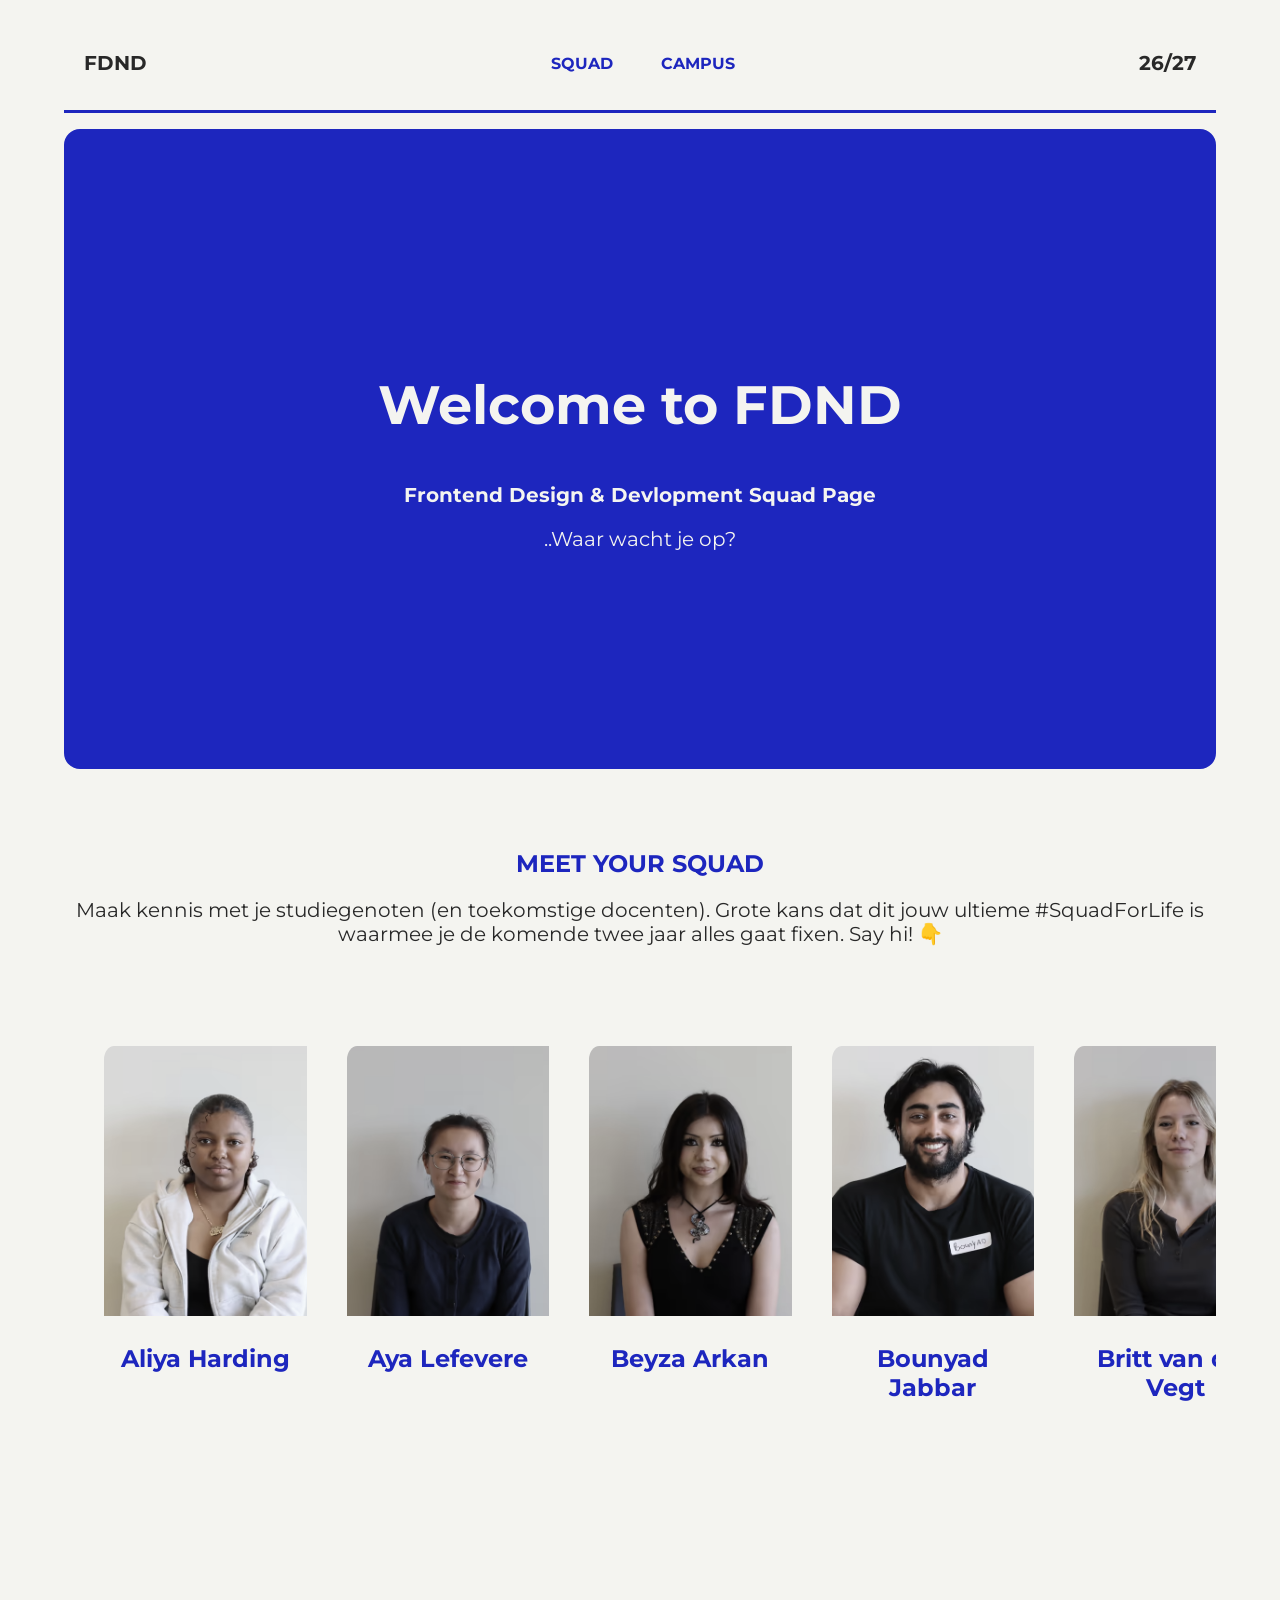
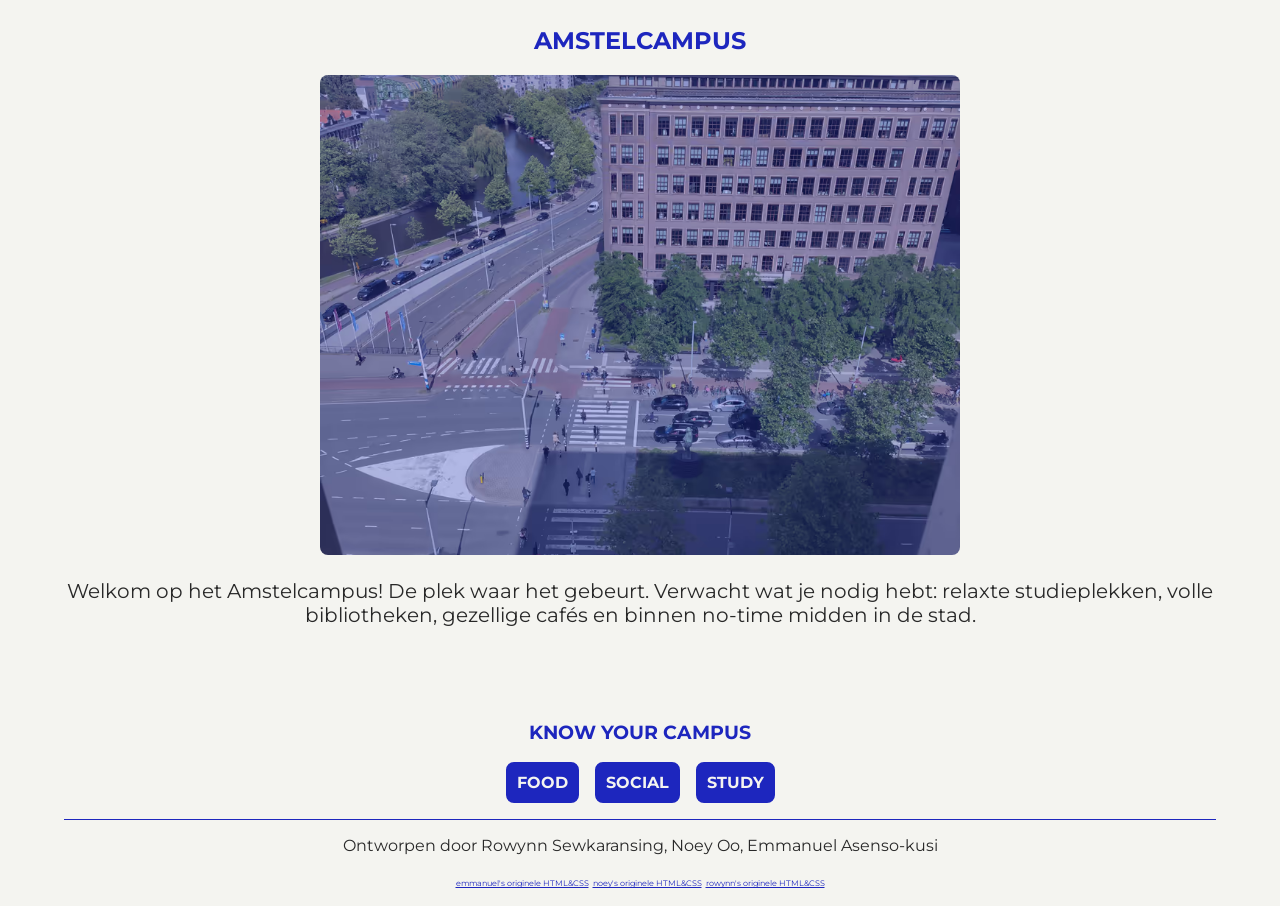
<file: index.html>
<!doctype html>
<html lang="nl">
  <head>
    <meta charset="UTF-8" />
    <meta name="viewport" content="width=device-width, initial-scale=1.0" />
    <title>FDND - SQUAD PAGE 2026/2027</title>
    <link rel="stylesheet" href="./styles/screens.css" />
    <link rel="stylesheet" href="./styles/header.css" />
    <link rel="stylesheet" href="./styles/main.css" />
    <link rel="stylesheet" href="./styles/hero.css" />
    <link rel="stylesheet" href="./styles/student.css" />
    <link rel="stylesheet" href="./styles/campus.css" />
    <link rel="stylesheet" href="./styles/footer.css" />
  </head>
  <body>
    <!-- Navigatie voor de squad page -->
    <header>
      <p>FDND</p>
      <nav>
        <a href="#squad"> SQUAD </a>
        <a href="#campus"> CAMPUS </a>
      </nav>
      <p>26/27</p>
    </header>

    <!-- Inhoud van de squad page + carousel-->
    <main>
      <!-- Hero - Splash -->
      <section class="hero">
        <h1>Welcome to FDND</h1>
        <strong>Frontend Design & Devlopment Squad Page</strong>
        <p>..Waar wacht je op?</p>
      </section>
      <!-- Carousel Studenten-->
      <section>
        <h2 id="squad">MEET YOUR SQUAD</h2>
        <p>
          Maak kennis met je studiegenoten (en toekomstige docenten). Grote kans dat dit jouw ultieme #SquadForLife is
          waarmee je de komende twee jaar alles gaat fixen. Say hi! 👇
        </p>
        <ul class="carousel-student">
          <!-- Aliya -->
          <ul class="card-student">
            <a href="https://aliyaharding.github.io/your-tribe-profile-card/" target="_blank" title="Aliya">
              <img loading="lazy" src="./assets/students/Aliya.avif" />
              <h3>Aliya Harding</h3>
            </a>
          </ul>
          <!-- Aya -->
          <ul class="card-student">
            <a href="https://ayalefevere.github.io/your-tribe-profile-card/" target="_blank" title="Aya">
              <img loading="lazy" src="./assets/students/Aya.avif" />
              <h3>Aya Lefevere</h3>
            </a>
          </ul>
          <!-- Beyza -->
          <ul class="card-student">
            <a href="https://beyzaarkan.github.io/your-tribe-profile-card/" target="_blank" title="Beyza">
              <img loading="lazy" src="./assets/students/Beyza.avif" />
              <h3>Beyza Arkan</h3>
            </a>
          </ul>
          <!-- Bounyad -->
          <ul class="card-student">
            <a href="https://crazeygruy.github.io/your-tribe-profile-card/" target="_blank" title="Bounyad">
              <img loading="lazy" src="./assets/students/Bounyad.avif" />
              <h3>Bounyad Jabbar</h3>
            </a>
          </ul>
          <!-- Britt -->
          <ul class="card-student">
            <a href="https://brittvegt.github.io/your-tribe-profile-card/" target="_blank" title="Britt">
              <img loading="lazy" src="./assets/students/Britt.avif" />
              <h3>Britt van der Vegt</h3>
            </a>
          </ul>
          <!-- Celeste -->
          <ul class="card-student">
            <a href="https://celeste0012.github.io/your-tribe-profile-card/" target="_blank" title="Celeste">
              <img loading="lazy" src="./assets/students/Celeste.avif" />
              <h3>Celeste Koenders</h3>
            </a>
          </ul>
          <!-- Chahed -->
          <ul class="card-student">
            <a href="https://chahedddd.github.io/your-tribe-profile-card/" target="_blank" title="Chahed">
              <img loading="lazy" src="./assets/students/Chahed.avif" />
              <h3>Chahed Nouaili</h3>
            </a>
          </ul>
          <!-- David Jak -->
          <ul class="card-student">
            <a href="https://davidoo379.github.io/your-tribe-profile-card/" target="_blank" title="David">
              <img loading="lazy" src="./assets/students/David.avif" />
              <h3>David Jak</h3>
            </a>
          </ul>
          <!-- Dorien - Officieel niet in onze squad, maar van Squad 2G -->
          <ul class="card-student docent">
            <a href="https://doriendrees.nl/" target="_blank" title="Dorien">
              <img loading="lazy" src="./assets/students/Dorien.avif" />
              <h3>Dorien Drees</h3>
            </a>
          </ul>
          <ul class="card-student">
            <a href="https://emmatje.github.io/your-tribe-profile-card/" target="_blank" title="Emmanuel">
              <img loading="lazy" src="./assets/students/emmanuel1111.jpg" />
              <h3>Emmanuel asenso-kusi</h3>
            </a>
          </ul> 
          <!-- Jarellsa -->
          <ul class="card-student">
            <a href="https://js5603.github.io/your-tribe-profile-card/" target="_blank" title="Jarellsa">
              <img loading="lazy" src="./assets/students/Jarellsa.avif" />
              <h3>Jarellsa Pakosie</h3>
            </a>
          </ul>
          <!-- Jesper -->
          <ul class="card-student">
            <a href="https://jesperkoning1.github.io/your-tribe-profile-card/" target="_blank" title="Jesper">
              <img loading="lazy" src="./assets/students/Jesper.avif" />
              <h3>Jesper Koning</h3>
            </a>
          </ul>
          <!-- Joost Faber -->
          <ul class="card-student docent">
            <a href="https://joostf.github.io/profile-card/" target="_blank" title="Joost">
              <img loading="lazy" src="./assets/students/JoostFaber.avif" />
              <h3>Joost Faber</h3>
            </a>
          </ul>
          <!-- Joost Oudejans -->
          <ul class="card-student">
            <a href="https://s2108887.github.io/your-tribe-profile-card/" target="_blank" title="Joost">
              <img loading="lazy" src="./assets/students/Joost.avif" />
              <h3>Joost Oudejans</h3>
            </a>
          </ul>
          <!-- Justin -->
          <ul class="card-student">
            <a href="https://justinverbon1234.github.io/your-tribe-profile-card/" target="_blank" title="Justin">
              <img loading="lazy" src="./assets/students/Justin.avif" />
              <h3>Justin Verbon</h3>
            </a>
          </ul>
          <!-- Justus - Officieel niet in onze squad, maar van Squad 2G -->
           <ul class="card-student docent">
            <a href="https://ju5tu5.nl/" target="_blank" title="Justus">
              <img loading="lazy" src="./assets/students/Justus.avif" />
              <h3>Justus Sterkenboom</h3>
            </a>
          </ul>
          <!-- Koop -->
          <ul class="card-student docent">
            <a href="https://koopreynders.github.io/your-tribe-profile-card/" target="_blank" title="Koop">
              <img loading="lazy" src="./assets/students/Koop.avif" />
              <h3>Koop Reynders</h3>
            </a>
          </ul>
          <!-- Krijn -->
          <ul class="card-student docent">
            <a href="https://temhasene.github.io/your-tribe-profile-card/" target="_blank" title="Krijn">
              <img loading="lazy" src="./assets/students/Krijn.avif" />
              <h3>Krijn Hoetmer</h3>
            </a>
          </ul>
          <!-- Lois -->
          <ul class="card-student">
            <a href="https://loisaantjes.github.io/your-tribe-profile-card/" target="_blank" title="Lois">
              <img loading="lazy" src="./assets/students/Loïs.avif" />
              <h3>Loïs Aantjes</h3>
            </a>
          </ul>
          <!-- Lou -->
          <ul class="card-student">
            <a href="https://louavb.github.io/your-tribe-profile-card/" target="_blank" title="Lou">
              <img loading="lazy" src="./assets/students/Lou.avif" />
              <h3>Lou van Beek</h3>
            </a>
          </ul>
          <!-- Lyanne -->
          <ul class="card-student">
            <a href="https://lyannebos.github.io/your-tribe-profile-card/" target="_blank" title="Lyanne">
              <img loading="lazy" src="./assets/students/Lyanne.avif" />
              <h3>Lyanne Boshuisen</h3>
            </a>
          </ul>
          <!-- Lyndsey -->
          <ul class="card-student">
            <a href="https://lyndsey07.github.io/your-tribe-profile-card/" target="_blank" title="Lyndsey">
              <img loading="lazy" src="./assets/students/Lyndsey.avif" />
              <h3>Lyndsey Kools</h3>
            </a>
          </ul>
          <!-- Melissa -->
          <ul class="card-student">
            <a href="https://melis5016.github.io/your-tribe-profile-card/" target="_blank" title="Melissa">
              <img loading="lazy" src="./assets/students/Melissa.avif" />
              <h3>Melissa Blankenburgh</h3>
            </a>
          </ul>
          <!-- Mika -->
          <ul class="card-student">
            <a href="https://mikahartono007.github.io/your-tribe-profile-card/" target="_blank" title="Mika">
              <img loading="lazy" src="./assets/students/Mika.avif" />
              <h3>Mika Hartono</h3>
            </a>
          </ul>
          <!-- Miriale -->
          <ul class="card-student">
            <a href="https://m1riale.github.io/your-tribe-profile-card/" target="_blank" title="Miriale">
              <img loading="lazy" src="./assets/students/Miriale.avif" />
              <h3>Miriale Pineda</h3>
            </a>
          </ul>
          <!-- Noey -->
          <ul class="card-student">
            <a href="https://noeyoo26.github.io/your-tribe-profile-card/" target="_blank" title="Noey">
              <img loading="lazy" src="./assets/students/Noey.avif" />
              <h3>Noey Oo</h3>
            </a>
          </ul>
          <!-- Queeny -->
          <ul class="card-student">
            <a href="https://queeny2003.github.io/your-tribe-profile-card/" target="_blank" title="Queeny">
              <img loading="lazy" src="./assets/students/Queeny.avif" />
              <h3>Queeny Eleonora</h3>
            </a>
          </ul>
          <!-- Rabia -->
          <ul class="card-student">
            <a href="https://rabiaarkan.github.io/your-tribe-profile-card/" target="_blank" title="Rabia">
              <img loading="lazy" src="./assets/students/Rabia.avif" />
              <h3>Rabia Arkan</h3>
            </a>
          </ul>
          <!-- Rayhana -->
          <ul class="card-student">
            <a href="https://rayhana7.github.io/your-tribe-profile-card/" target="_blank" title="Rayhana">
              <img loading="lazy" src="./assets/students/Rayhana.avif" />
              <h3>Rayhana</h3>
            </a>
          </ul>
          <!-- Rick -->
          <ul class="card-student">
            <a href="https://rickd377.github.io/your-tribe-profile-card/" target="_blank" title="Rick">
              <img loading="lazy" src="./assets/students/Rick.avif" />
              <h3>Rick Deurloo</h3>
            </a>
          </ul>
          <!-- Rosa -->
          <ul class="card-student">
            <a href="https://rosavandenbos.github.io/your-tribe-profile-card/" target="_blank" title="Rosa">
              <img loading="lazy" src="./assets/students/Rosa.avif" />
              <h3>Rosa van den Bos</h3>
            </a>
          </ul>
          <!-- Rowynn -->
          <ul class="card-student">
            <a href="https://rowynn-eu.github.io/fdnd-profile-card/" target="_blank" title="Rowynn">
              <img loading="lazy" src="./assets/students/Rowynn.avif" />
              <h3>Rowynn Sewkaransing</h3>
            </a>
          </ul>
          <!-- Sam -->
          <ul class="card-student">
            <a href="https://sambalsamss.github.io/your-tribe-profile-card/" target="_blank" title="Sam">
              <img loading="lazy" src="./assets/students/Sam.avif" />
              <h3>Sam van Dijk</h3>
            </a>
          </ul>
          <!-- Sami -->
          <ul class="card-student">
            <a href="https://samielb.github.io/your-tribe-profile-card/" target="_blank" title="Sami">
              <img loading="lazy" src="./assets/students/sami.jpg" />
              <h3>Sami El Baghdadi</h3>
            </a>
          </ul>
          <!-- Savannah -->
          <ul class="card-student">
            <a href="https://savannahvdheld.github.io/your-tribe-profile-card/" target="_blank" title="Savannah">
              <img loading="lazy" src="./assets/students/Savannah.avif" />
              <h3>Savannah van der Held</h3>
            </a>
          </ul>
          <!-- Sophie -->
          <ul class="card-student">
            <a href="https://sophieediepenmaat.github.io/your-tribe-profile-card/" target="_blank" title="Sophie">
              <img loading="lazy" src="./assets/students/Sophie.avif" />
              <h3>Sophie Diepenmaat</h3>
            </a>
          </ul>
          <!-- Sun -->
          <ul class="card-student">
            <a href="https://stldevelopment.github.io/your-tribe-profile-card/" target="_blank" title="Sun">
              <img loading="lazy" src="./assets/students/Sun.avif" />
              <h3>Sun Leung</h3>
            </a>
          </ul>
          <!-- Suus -->
          <ul class="card-student">
            <a href="https://suustenvoorde.github.io/fdnd-visitekaartje-autonomous/" target="_blank" title="Suus">
              <img loading="lazy" src="./assets/students/Suus.avif" />
              <h3>Suus ten Voorde</h3>
            </a>
          </ul>
          <!-- Sanne -->
          <ul class="card-student docent">
            <a href="https://temhasene.github.io/your-tribe-profile-card/" target="_blank" title="Sanne">
              <img loading="lazy" src="./assets/students/sanne.png" />
              <h3>Sanne 't Hooft</h3>
            </a>
          </ul>
          <!-- Wesley -->
          <ul class="card-student">
            <a href="https://toonicwesley.github.io/your-tribe-profile-card/" target="_blank" title="Wesley">
              <img loading="lazy" src="./assets/students/Wesley.avif" />
              <h3>Wesley Weg</h3>
            </a>
          </ul>
          <!-- Xin -->
          <ul class="card-student">
            <a href="https://xinjuliette.github.io/your-tribe-profile-card/" target="_blank" title="Xin">
              <img loading="lazy" src="./assets/students/xin.avif" />
              <h3>Xin Zwijnenburg</h3>
            </a>
          </ul>
          <!-- Younes -->
          <ul class="card-student">
            <a href="https://Youneselkharraz.github.io/your-tribe-profile-card" target="_blank" title="Younes">
              <img loading="lazy" src="./assets/students/Younes.avif" />
              <h3>Younes El Kharraz</h3>
            </a>
          </ul>
        </ul>
        <!-- Studenten Carousel -->
      </section>
      <!-- Artikelen Amstelcampus -->
      <section id="campus">
        <section class="amstel">
          <h2>AMSTELCAMPUS</h2>
          <img loading="lazy" src="./assets/amstel-blauw.avif" />
          <p>
            Welkom op het Amstelcampus! De plek waar het gebeurt. Verwacht wat je nodig hebt: relaxte studieplekken,
            volle bibliotheken, gezellige cafés en binnen no-time midden in de stad.
          </p>
        </section>
        <h3>KNOW YOUR CAMPUS</h3>
        <ul class="button-campus">
          <a href="#food">FOOD</a>
          <a href="#social">SOCIAL</a>
          <a href="#study">STUDY</a>
        </ul>
        <!-- Amstelcampus Categorie - FOOD JOINTS-->
        <section class="category-campus" id="food">
          <h3>FOOD</h3>
          <!-- Carousel 1 ..-->
          <div class="carousel-campus">
            <!-- JMH 1 Cafe Ko -->
            <article class="card-campus">
              <img loading="lazy" src="./assets/food-hubs/cafeko.avif" />
              <h3>Jakoba Mulderhuis - Café Ko</h3>
              <p>
                Dé spot voor een relaxte pauze met uitzicht op de begane grond. Je vindt de entree rechts van de
                hoofdingang. 💡 Pro-tip: Loop hier rond 16:00 uur even langs. Grote kans dat je gratis broodjes scoort,
                anders worden ze toch weggegooid!
              </p>
            </article>
            <!-- JMH 2 - Food Boxes -->
            <article class="card-campus">
              <img loading="lazy" src="./assets/food-hubs/foodbox.avif" />
              <h3>Jakoba Mulderhuis - FOOD BOX</h3>
              <p>
                Naast Café Ko zijn er ook andere opties beschikbaar om eten en drinken te kopen in het Jakoba
                Mulderhuis. Er zijn twee 'FOOD BOXES' Elke dag wordt er zowel warm als koude broodjes bereid.
              </p>
            </article>
            <!-- KSH 1 - Food Shop -->
            <article class="card-campus">
              <img loading="lazy" src="./assets/food-hubs/foodshop.avif" />
              <h3>Kohnstammhuis - KSH Food Shop</h3>
              <p>
                In de bruisende broedplaats en grote vergaderruimte van het Kohnstammhuis zit de "FOOD SHOP". Hier haal
                je snel je verse eten en drinken tussendoor.
              </p>
            </article>
            <!-- WBH 1 - Spar -->
            <article class="card-campus">
              <img loading="lazy" src="./assets/food-hubs/spar.avif" />
              <h3>Wibauthuis - SPAR University Shop</h3>
              <p>
                In samenwerking met de HvA zit er een SPAR in het Wibauthuis. Handig voor je versgebakken brood en alle
                andere boodschappen die je van een supermarkt verwacht.
              </p>
            </article>
          </div>
        </section>
        <!-- Amstelcampus Categorie - STUDY SPOTS-->
        <section class="category-campus" id="social">
          <h3>SOCIAL</h3>
          <!-- Carousel 2 ..-->
          <div class="carousel-campus">
            <!-- BAGELs & BEANS -->

            <article class="card-campus">
              <a href="https://www.bagelsbeans.nl/vestigingen/amsterdam-ruyschstraat/">
                <img loading="lazy" src="./assets/social-hubs/bagels&beans.jpg" />
              </a>
              <h3>Bagels & Beans</h3>
              <p>
                Op zoek naar een gezellige vibe? Met zowel vega(n) als glutenvrije opties is dit de ideale spot om af te
                spreken met je groepsgenoten.
              </p>
            </article>
            <!-- COFFEE COMPANY-->
            <article class="card-campus">
              <img loading="lazy" src="./assets/social-hubs/coffeecompany.avif" />

              <h3>Coffeecompany</h3>
              <p>
                Jouw secret hideout aan de straatkant. In een knus hoekje vind je Coffeecompany, de ideale plek om na
                een zwaar college even bij te komen. Haal een iced latte, plof neer en klets gezellig bij met je
                studiegenoten, lekker weg van de drukte en het rumoer.
              </p>
              <a href="https://coffeecompany.nl/locations/wibautstraat-7/" target="_blank">Bekijk Coffeecompany</a>
            </article>
            <!-- Cafe Fest-->
            <article class="card-campus">
              <a href="https://cafefest.nl/" target="_blank">
                <img loading="lazy" src="./assets/social-hubs/fest.avif" />
              </a>
              <h3>Cafe Fest</h3>
              <p>
                Al jaren dé huiskamer van de Amstelcampus. Hier studeer je, vier je feest, borrel je en leg je meteen
                contact met studiegenoten, docenten en de rest van de wereld. Eat, sleep, FEST & repeat.
              </p>
            </article>
            <!-- YUSU COFFEE-->
            <article class="card-campus">
              <a href="https://yusu.coffee/" target="_blank">
                <img loading="lazy" src="./assets/social-hubs/yusu.avif" />
              </a>
              <h3>YUSU Coffee</h3>
              <p>
                Op zoek naar een plek met nét even iets anders? Tegenover het Koetsier Montaignehuis zit YUSU, een
                creatief en experimenteel café met een open en uitnodigende sfeer. De naam komt van ‘seryusu’, oftewel
                ‘serieus’ in het Sranan Tongo. Of je nu komt voor een drankje, een hapje of gewoon de gezellige vibe,
                bij YUSU ben je welkom.
              </p>
            </article>
          </div>
        </section>
        <!-- Amstelcampus Categorie - STUDY HUBS-->
        <section class="category-campus" id="study">
          <h3>STUDY</h3>
          <div class="carousel-campus">
            <!-- TTH 1 - -->
            <article class="card-campus">
              <img loading="lazy" src="./assets/study-hubs/tth.avif" />
              <h3>Theo Thijssenhuis</h3>
              <p>
                Op de 3e verdieping vind je de Medialounge van onze zusteropleiding Communication & Multimedia Design
                (CMD). Als FDND'er ben je hier natuurlijk helemaal welkom om samen met deze designers te duiken in je
                projecten.
              </p>
            </article>
            <!-- JMH 1 - -->
            <article class="card-campus">
              <img loading="lazy" src="./assets/study-hubs/jmh.avif" />
              <h3>Jakoba Mulderhuis</h3>
              <p>
                Twee plekken om in pure focus te werken, op de 1e verdieping in de bibliotheek zit een grote
                stilteruimte, en op verdieping <strong>07D2</strong> bij de Techniek-afdeling vind je een compacte
                ruimte met een gruwelijk uitzicht over Oud-Oost.
              </p>
            </article>
            <!-- KSH 1 - -->
            <article class="card-campus">
              <img loading="lazy" src="./assets/study-hubs/ksh.avif" />
              <h3>Kohnstammhuis</h3>
              <p>
                Geen zin in afleiding? Op de 2e verdieping (tegenover de bibliotheek) zit een
                <strong>stilteruimte</strong> vol stopcontacten en ergonomische stoelen waar je ongestoord kunt knallen
                achter je scherm.
              </p>
            </article>
            <!-- WBH 1 - -->
            <article class="card-campus">
              <img loading="lazy" src="./assets/study-hubs/wbh.avif" />
              <h3>Wibauthuis</h3>
              <p>
                Direct na de tweede roltrap vind je een bak aan studieplekken. Geen stilteruimte, maar wel de ideale
                plek met uitzicht op het pleintje voor Café Fest.
              </p>
            </article>
          </div>
        </section>
      </section>
    </main>
    <footer>
      <p>Ontworpen door Rowynn Sewkaransing, Noey Oo, Emmanuel Asenso-kusi</p>
      <ul>
        <a href="./pages/emmanuel.html">emmanuel's originele HTML&CSS</a>
        <a href="./pages/noey.html">noey's originele HTML&CSS</a>
        <a href="./pages/rowynn.html">rowynn's originele HTML&CSS</a>
      </ul>
    </footer>
  </body>
</html>
</file>
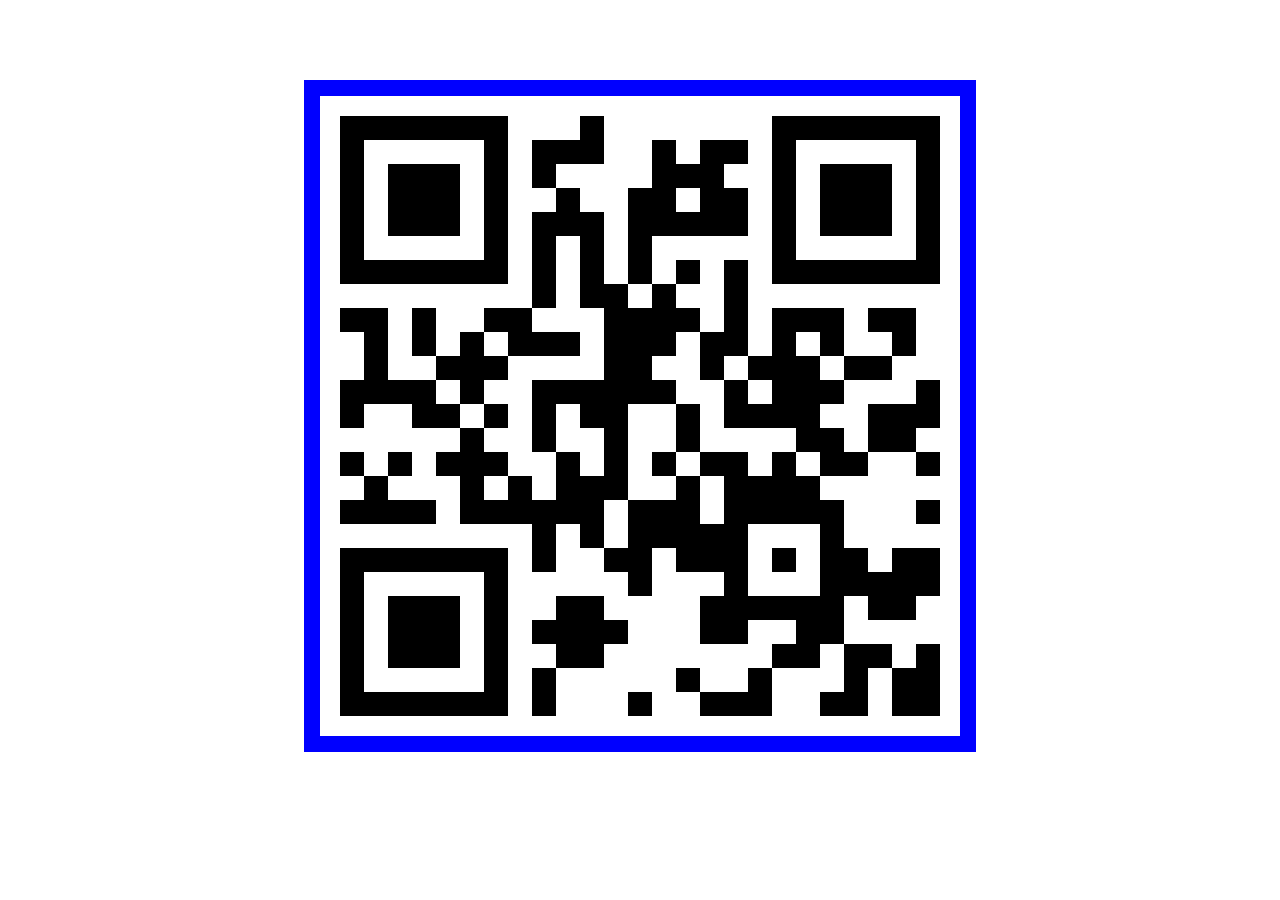
<file: qr.html>
<!doctype html>
<html lang="en">
  <head>
    <meta charset="UTF-8" />
    <meta name="viewport" content="width=device-width, initial-scale=1.0" />
    <title>QR Code Squad Page</title>
  </head>
  <style>
    body {
      margin: 5em auto;
      text-align: center;
    }

    img {
      width: 50svw;
      border: 1em solid blue;
    }
  </style>
  <body>
    <img src="./assets/qrtest.svg" />
  </body>
</html>
</file>
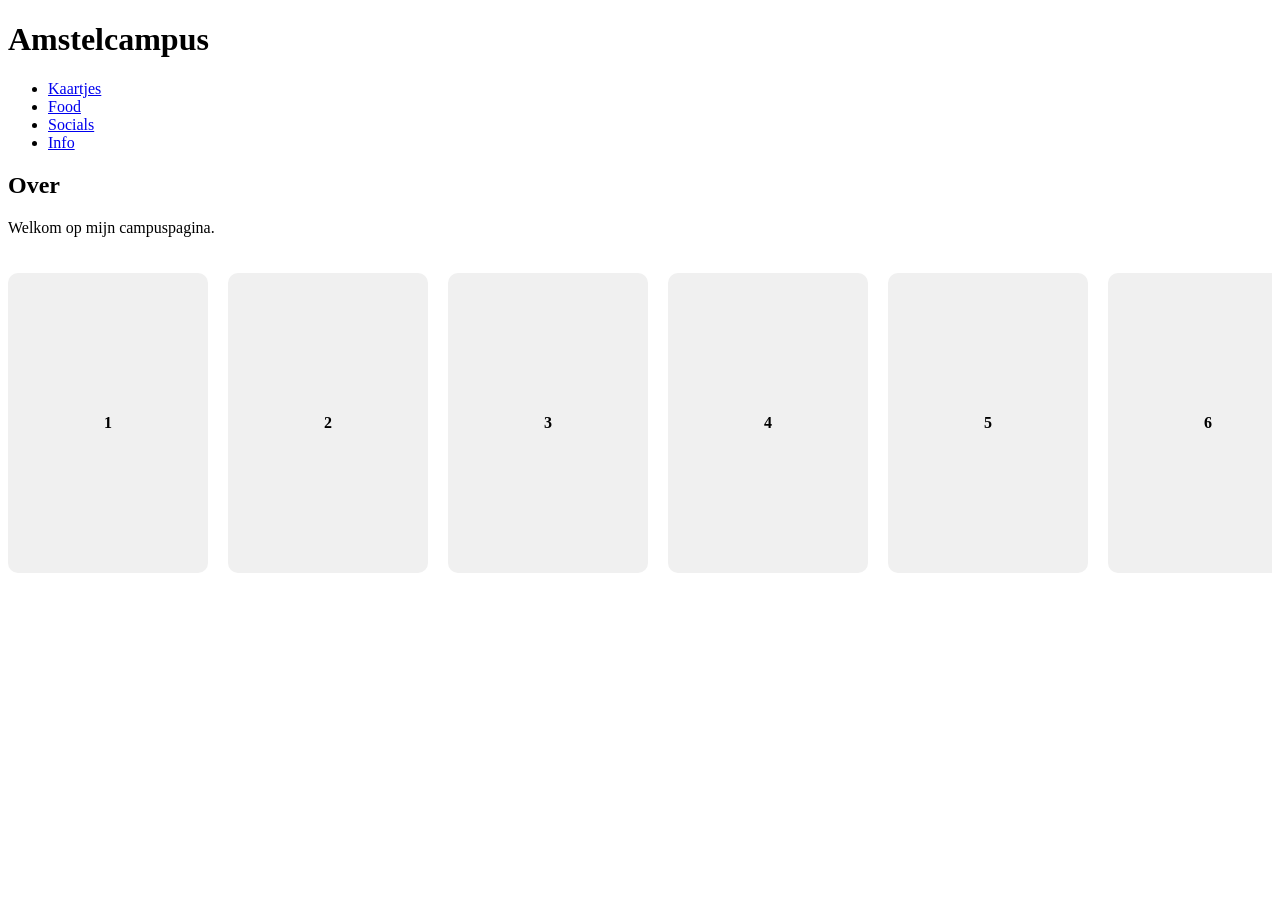
<file: pages/emmanuel.html>
<!DOCTYPE html>
<html lang="nl">
<head>
    <meta charset="UTF-8" />
    <meta name="viewport" content="width=device-width, initial-scale=1.0" />
    <title>Amstelcampus</title>
    <link rel="stylesheet" href="./emmanuel.css" />
</head>
<body>

    <!-- Navigatiebalk -->
    <header>
        <h1>Amstelcampus</h1>
        <nav>
            <ul>
                <li><a href="#kaartjes">Kaartjes</a></li>
                <li><a href="#food">Food</a></li>
                <li><a href="#scoials">Socials</a></li>
                <li><a href="#info">Info</a></li>
            </ul>
        </nav>
    </header>

    <!-- Hoofdinformatie over de campus -->
    <main>
        <section id="over">
            <h2>Over</h2>
            <p>Welkom op mijn campuspagina.</p>
        </section>

        <div class="carousel-wrapper">
            <div class="viewport" id="viewport">
        <!-- Slides -->
        <div class="slide">1</div>
        <div class="slide">2</div>
        <div class="slide">3</div>
        <div class="slide">4</div>
        <div class="slide">5</div>
        <div class="slide">6</div>
        <div class="slide">7</div>
        <div class="slide">8</div>
        <div class="slide">9</div>
        <div class="slide">10</div>
        <div class="slide">11</div>
        <div class="slide">12</div>
        <div class="slide">13</div>
        <div class="slide">14</div>
        <div class="slide">15</div>
        <div class="slide">16</div>
        <div class="slide">17</div>
        <div class="slide">18</div>
        <div class="slide">19</div>
        <div class="slide">20</div>
        <div class="slide">21</div>
        <div class="slide">22</div>
        <div class="slide">23</div>
        <div class="slide">24</div>
        <div class="slide">25</div>
        <div class="slide">26</div>
        <div class="slide">27</div>
        <div class="slide">28</div>
        <div class="slide">29</div>
        <div class="slide">30</div>
        <div class="slide">31</div>
        <div class="slide">32</div>
        <div class="slide">33</div>
        <div class="slide">34</div>
        <div class="slide">35</div>
        <div class="slide">36</div>
        <div class="slide">37</div>
        <div class="slide">38</div>
        <div class="slide">39</div>
        <div class="slide">40</div>
        <div class="slide">41</div>
        <div class="slide">42</div>
        <div class="slide">43</div>
        <div class="slide">44</div>
        <div class="slide">45 </div>
        <div class="slide">46</div>
    <!-- Voeg hier de overige slides toe tot 46 -->
            </div>

 
        </div>
    </main>

</body>
</html>
</file>
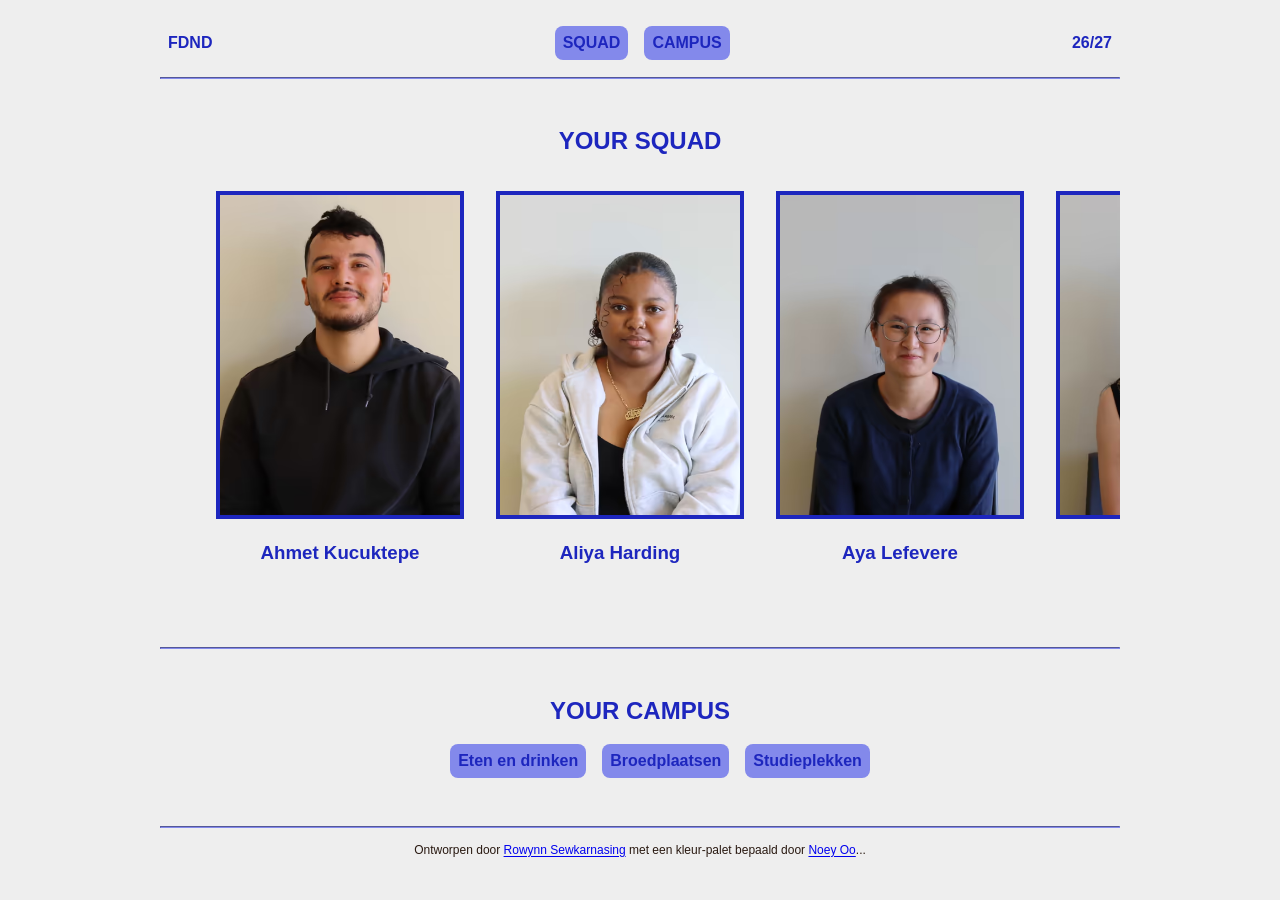
<file: pages/rowynn.html>
<!doctype html>
<html lang="nl">
  <head>
    <meta charset="UTF-8" />
    <meta name="viewport" content="width=device-width, initial-scale=1.0" />
    <title>FDND - YOUR SQUAD 26/27</title>
    <link rel="stylesheet" href="./rowynn.css" />
  </head>

  <body>
    <!-- Navigatie voor de squad page -->
    <header>
      <p>FDND</p>
      <nav>
        <a href="#squad"> SQUAD </a>
        <a href="#campus"> CAMPUS </a>
      </nav>
      <p>26/27</p>
    </header>

    <!-- Inhoud van de squad page + carousel-->
    <hr />
    <main>
      <!-- Carousel Studenten-->
      <section>
        <h1 id="squad">YOUR SQUAD</h1>
        <ul class="carousel-student">
          <!-- Ahmet -->
          <ul class="student-card">
            <a href="https://temhasene.github.io/your-tribe-profile-card/" target="_blank">
              <img loading="lazy" src="../assets/students/Ahmet.avif" />
              <h3>Ahmet Kucuktepe</h3>
            </a>
          </ul>
          <!-- Aliya -->
          <ul class="student-card">
            <a href="https://aliyaharding.github.io/your-tribe-profile-card/" target="_blank">
              <img loading="lazy" src="../assets/students/Aliya.avif" />
              <h3>Aliya Harding</h3>
            </a>
          </ul>
          <!-- Aya -->
          <ul class="student-card">
            <a href="https://ayalefevere.github.io/your-tribe-profile-card/" target="_blank">
              <img loading="lazy" src="../assets/students/Aya.avif" />
              <h3>Aya Lefevere</h3>
            </a>
          </ul>
          <!-- Beyza -->
          <ul class="student-card">
            <a href="https://beyzaarkan.github.io/your-tribe-profile-card/" target="_blank">
              <img loading="lazy" src="../assets/students/Beyza.avif" />
              <h3>Beyza Arkan</h3>
            </a>
          </ul>
          <!-- Bounyad -->
          <ul class="student-card">
            <a href="https://crazeygruy.github.io/your-tribe-profile-card/" target="_blank">
              <img loading="lazy" src="../assets/students/Bounyad.avif" />
              <h3>Bounyad Jabbar</h3>
            </a>
          </ul>
          <!-- Britt -->
          <ul class="student-card">
            <a href="https://brittvegt.github.io/your-tribe-profile-card/" target="_blank">
              <img loading="lazy" src="../assets/students/Britt.avif" />
              <h3>Britt van der Vegt</h3>
            </a>
          </ul>
          <!-- Celeste -->
          <ul class="student-card">
            <a href="https://celeste0012.github.io/your-tribe-profile-card/" target="_blank">
              <img loading="lazy" src="../assets/students/Celeste.avif" />
              <h3>Celeste Koenders</h3>
            </a>
          </ul>
          <!-- Chahed -->
          <ul class="student-card">
            <a href="https://chahedddd.github.io/your-tribe-profile-card/" target="_blank">
              <img loading="lazy" src="../assets/students/Chahed.avif" />
              <h3>Chahed Nouaili</h3>
            </a>
          </ul>
          <!-- David Jak -->
          <ul class="student-card">
            <a href="https://davidoo379.github.io/your-tribe-profile-card/" target="_blank">
              <img loading="lazy" src="../assets/students/David.avif" />
              <h3>David Jak</h3>
            </a>
          </ul>
          <!-- Hajar -->
          <ul class="student-card">
            <a href="https://h-mti.github.io/your-tribe-profile-card/" target="_blank">
              <img loading="lazy" src="../assets/students/Hajar.avif" />
              <h3>Hajar el Majjouti</h3>
            </a>
          </ul>
          <!-- Jarellsa -->
          <ul class="student-card">
            <a href="https://js5603.github.io/your-tribe-profile-card/" target="_blank">
              <img loading="lazy" src="../assets/students/Jarellsa.avif" />
              <h3>Jarellsa Pakosie</h3>
            </a>
          </ul>
          <!-- Jesper -->
          <ul class="student-card">
            <a href="https://jesperkoning1.github.io/your-tribe-profile-card/" target="_blank">
              <img loading="lazy" src="../assets/students/Jesper.avif" />
              <h3>Jesper Koning</h3>
            </a>
          </ul>
          <!-- Joost -->
          <ul class="student-card">
            <a href="https://s2108887.github.io/your-tribe-profile-card/" target="_blank">
              <img loading="lazy" src="../assets/students/Joost.avif" />
              <h3>Joost Oudejans</h3>
            </a>
          </ul>
          <!-- Justin -->
          <ul class="student-card">
            <a href="https://justinverbon1234.github.io/your-tribe-profile-card/" target="_blank">
              <img loading="lazy" src="../assets/students/Justin.avif" />
              <h3>Justin Verbon</h3>
            </a>
          </ul>
          <!-- Lois -->
          <ul class="student-card">
            <a href="https://loisaantjes.github.io/your-tribe-profile-card/" target="_blank">
              <img loading="lazy" src="../assets/students/Loïs.avif" />
              <h3>Loïs Aantjes</h3>
            </a>
          </ul>
          <!-- Lou -->
          <ul class="student-card">
            <a href="https://louavb.github.io/your-tribe-profile-card/" target="_blank">
              <img loading="lazy" src="../assets/students/Lou.avif" />
              <h3>Lou van Beek</h3>
            </a>
          </ul>
          <!-- Lyanne -->
          <ul class="student-card">
            <a href="https://lyannebos.github.io/your-tribe-profile-card/" target="_blank">
              <img loading="lazy" src="../assets/students/Lyanne.avif" />
              <h3>Lyanne Boshuisen</h3>
            </a>
          </ul>
          <!-- Lyndsey -->
          <ul class="student-card">
            <a href="https://lyndsey07.github.io/your-tribe-profile-card/" target="_blank">
              <img loading="lazy" src="../assets/students/Lyndsey.avif" />
              <h3>Lyndsey Kools</h3>
            </a>
          </ul>
          <!-- Melissa -->
          <ul class="student-card">
            <a href="https://melis5016.github.io/your-tribe-profile-card/" target="_blank">
              <img loading="lazy" src="../assets/students/Melissa.avif" />
              <h3>Melissa Blankenburgh</h3>
            </a>
          </ul>
          <!-- Mika -->
          <ul class="student-card">
            <a href="https://mikahartono007.github.io/your-tribe-profile-card/" target="_blank">
              <img loading="lazy" src="../assets/students/Mika.avif" />
              <h3>Mika Hartono</h3>
            </a>
          </ul>
          <!-- Miriale -->
          <ul class="student-card">
            <a href="https://m1riale.github.io/your-tribe-profile-card/" target="_blank">
              <img loading="lazy" src="../assets/students/Miriale.avif" />
              <h3>Miriale Pineda</h3>
            </a>
          </ul>
          <!-- Noey -->
          <ul class="student-card">
            <a href="https://noeyoo26.github.io/your-tribe-profile-card/" target="_blank">
              <img loading="lazy" src="../assets/students/Noey.avif" />
              <h3>Noey Oo</h3>
            </a>
          </ul>
          <!-- Queeny -->
          <ul class="student-card">
            <a href="https://queeny2003.github.io/your-tribe-profile-card/" target="_blank">
              <img loading="lazy" src="../assets/students/Queeny.avif" />
              <h3>Queeny Eleonora</h3>
            </a>
          </ul>
          <!-- Rabia -->
          <ul class="student-card">
            <a href="https://rabiaarkan.github.io/your-tribe-profile-card/" target="_blank">
              <img loading="lazy" src="../assets/students/Rabia.avif" />
              <h3>Rabia Arkan</h3>
            </a>
          </ul>
          <!-- Rayhana -->
          <ul class="student-card">
            <a href="https://rayhana7.github.io/your-tribe-profile-card/" target="_blank">
              <img loading="lazy" src="../assets/students/Rayhana.avif" />
              <h3>Rayhana</h3>
            </a>
          </ul>
          <!-- Rick -->
          <ul class="student-card">
            <a href="https://rickd377.github.io/your-tribe-profile-card/" target="_blank">
              <img loading="lazy" src="../assets/students/Rick.avif" />
              <h3>Rick Deurloo</h3>
            </a>
          </ul>
          <!-- Rosa -->
          <ul class="student-card">
            <a href="https://rosavandenbos.github.io/your-tribe-profile-card/" target="_blank">
              <img loading="lazy" src="../assets/students/Rosa.avif" />
              <h3>Rosa van den Bos</h3>
            </a>
          </ul>
          <!-- Rowynn -->
          <ul class="student-card">
            <a href="https://rowynn-eu.github.io/fdnd-profile-card/" target="_blank">
              <img loading="lazy" src="../assets/students/Rowynn.avif" />
              <h3>Rowynn Sewkaransing</h3>
            </a>
          </ul>
          <!-- Sam -->
          <ul class="student-card">
            <a href="https://sambalsamss.github.io/your-tribe-profile-card/" target="_blank">
              <img loading="lazy" src="../assets/students/Sam.avif" />
              <h3>Sam van Dijk</h3>
            </a>
          </ul>
          <!-- Sami -->
          <ul class="student-card">
            <a href="https://samielb.github.io/your-tribe-profile-card/" target="_blank">
              <img loading="lazy" src="../assets/students/Sami.avif" />
              <h3>Sami El Baghdadi</h3>
            </a>
          </ul>
          <!-- Savannah -->
          <ul class="student-card">
            <a href="https://savannahvdheld.github.io/your-tribe-profile-card/" target="_blank">
              <img loading="lazy" src="../assets/students/Savannah.avif" />
              <h3>Savannah van der Held</h3>
            </a>
          </ul>
          <!-- Sophie -->
          <ul class="student-card">
            <a href="https://sophieediepenmaat.github.io/your-tribe-profile-card/" target="_blank">
              <img loading="lazy" src="../assets/students/Sophie.avif" />
              <h3>Sophie Diepenmaat</h3>
            </a>
          </ul>
          <!-- Sun -->
          <ul class="student-card">
            <a href="https://stldevelopment.github.io/your-tribe-profile-card/" target="_blank">
              <img loading="lazy" src="../assets/students/Sun.avif" />
              <h3>Sun Leung</h3>
            </a>
          </ul>
          <!-- Thijs -->
          <ul class="student-card">
            <a href="https://thijs-fdnd.github.io/your-tribe-profile-card/" target="_blank">
              <img loading="lazy" src="../assets/students/Thijs.avif" />
              <h3>Thijs Langstraat</h3>
            </a>
          </ul>
          <!-- Wesley -->
          <ul class="student-card">
            <a href="https://toonicwesley.github.io/your-tribe-profile-card/" target="_blank">
              <img loading="lazy" src="../assets/students/Wesley.avif" />
              <h3>Wesley Weg</h3>
            </a>
          </ul>
          <!-- Yigal -->
          <ul class="student-card">
            <a href="https://yigalR8.github.io/your-tribe-profile-card/" target="_blank">
              <img loading="lazy" src="../assets/students/Yigal.avif" />
              <h3>Yigal Ridder</h3>
            </a>
          </ul>
          <!-- Younes -->
          <ul class="student-card">
            <a href="https://Youneselkharraz.github.io/your-tribe-profile-card" target="_blank">
              <img loading="lazy" src="../assets/students/Younes.avif" />
              <h3>Younes El Kharraz</h3>
            </a>
          </ul>
        </ul>

        <!-- Studenten Carousel -->
      </section>
      <hr />
      <!-- Artikelen Amstelcampus -->
      <section id="campus">
        <h1>YOUR CAMPUS</h1>
        <ul class="campus-buttons">
          <a href="#food">Eten en drinken</a>
          <a href="#social">Broedplaatsen</a>
          <a href="#study">Studieplekken</a>
        </ul>
        <!-- Amstelcampus Categorie - FOOD JOINTS-->
        <section class="campus-category" id="food">
          <h2>FOOD</h2>
          <!-- Carousel 1 ...-->
          <div class="carousel-campus">
            <!-- JMH 1 Cafe Ko -->
            <article class="campus-card">
              <img loading="lazy" src="../assets/food-hubs/cafeko.avif" />
              <h3>Jakoba Mulderhuis - Café Ko</h3>
              <p>
                Café Ko is een rustige omgeving om even pauze te houden met een uitzicht op de begane grond van de
                Amstelcampus. De entree is rechts van de hoofdingang.
              </p>
            </article>
            <!-- JMH 2 - Food Boxes -->
            <article class="campus-card">
              <img loading="lazy" src="../assets/food-hubs/foodbox.avif" />
              <h3>Jakoba Mulderhuis - FOOD BOX</h3>
              <p>
                Naast Café Ko zijn er ook andere opties beschikbaar om eten en drinken te kopen in het Jakoba
                Mulderhuis. Er zijn twee 'FOOD BOXES' Elke dag wordt er zowel warm als koude broodjes bereid.
              </p>
            </article>
            <!-- KSH 1 - Food Shop -->
            <article class="campus-card">
              <img loading="lazy" src="../assets/food-hubs/foodshop.avif" />
              <h3>Kohnstammhuis - KSH Food Shop</h3>
              <p>
                In het grote vergaderruimte en broedplaats van het Kohnstammhuis is er een Kiosk met de naam "FOOD SHOP"
                waar je vers eten kan halen, maar ook drinken kan kopen.
              </p>
            </article>
            <!-- WBH 1 - Spar -->
            <article class="campus-card">
              <img loading="lazy" src="../assets/food-hubs/spar.avif" />
              <h3>Wibauthuis - SPAR University Shop</h3>
              <p>
                In samenwerking met HvA is er een SPAR ingebouwd bij de Wibauthuis waar je vers gebakken brood kan
                kopen, maar ook andere goederen zoals je kan verwachten bij SPAR.
              </p>
            </article>
          </div>
        </section>
        <!-- Amstelcampus Categorie - STUDY SPOTS-->
        <section class="campus-category" id="social">
          <h2>SOCIAL</h2>
          <!-- Carousel 2 ...-->
          <div class="carousel-campus">
            <!-- BAGELs & BEANS -->
            <article class="campus-card">
              <img loading="lazy" src="../assets/social-hubs/bagels&beans.jpg" />
              <h3>Bagels & Beans</h3>
              <p>
                Als je op zoek ben naar een leuke, gezellige plek met zowel vega(n) als glutenvrije opties, dan is
                Bagels & Beans een ideale plek om af te spreken.
              </p>
            </article>
            <!-- COFFEE COMPANY-->
            <article class="campus-card">
              <img loading="lazy" src="../assets/social-hubs/coffeecompany.avif" />
              <h3>coffeecompany</h3>
              <p>
                Aan de rand van de straat in een cozy corner is coffeecompany is gevestigd. Ideaal om na de college te
                kletsen met je studiegenoten in een plekje met minder rumoer.
              </p>
            </article>
            <!-- Cafe Fest-->
            <article class="campus-card">
              <img loading="lazy" src="../assets/social-hubs/fest.avif" />
              <h3>Cafe Fest</h3>
              <p>
                Jarenlang is cafe FEST de huiskamer van de Amstelcampus, de plek waar je kan studeren, feestje vieren,
                borrelen, maar ook verbinden met studiegenoten, docenten en iedereen daarbuiten. Eat, Sleep, FEST &
                REPEAT.
              </p>
            </article>
            <!-- YUSU COFFEE-->
            <article class="campus-card">
              <img loading="lazy" src="../assets/social-hubs/yusu.avif" />
              <h3>YUSU COFFEE</h3>
              <p>
                Tegenover het Koetsier Montaignehuis is café YUSU - afgeleid van 'seryusu' dat serieus in sranang tongo
                betekent. YUSU is een creatief en experimenteel café waar eenieder welkom is.
              </p>
            </article>
          </div>
        </section>
        <!-- Amstelcampus Categorie - STUDY HUBS-->
        <section class="campus-category" id="study">
          <h2>STUDY</h2>
          <div class="carousel-campus">
            <!-- TTH 1 - -->
            <article class="campus-card">
              <img loading="lazy" src="../assets/study-hubs/tth.avif" />
              <h3>Theo Thijssenhuis</h3>
              <p>
                Op de 3de verdieping van het Theo Thijssen huis is de Medialounge van onze zusteropleiding Communication
                & Multimedia Design waar FDND'ers uiteraard welkom zijn om verder te studeren naast deze designers.
              </p>
            </article>
            <!-- JMH 1 - -->
            <article class="campus-card">
              <img loading="lazy" src="../assets/study-hubs/jmh.avif" />
              <h3>Jakoba Mulderhuis</h3>
              <p>
                In het Jakoba Mulderhuis zijn er <strong>twee plekken</strong>
                waar je in stilte kan studeren. Op de eerste verdieping in het bibliotheek is er een grote stilte
                ruimte, en op de 07D2 verdieping in het Techniek afdeling is er een kleinere ruimte met een mooie
                uitzicht van Oud-Oost.
              </p>
            </article>
            <!-- KSH 1 - -->
            <article class="campus-card">
              <img loading="lazy" src="../assets/study-hubs/ksh.avif" />
              <h3>Kohnstammhuis</h3>
              <p>
                Er is een <strong>stilteruimte</strong> op de 2de verdieping van het Kohnstammhuis tegonver de
                bibliotheek met genoeg stopcontacten en ergonomische stoelen waar je kan coderen zonder gestoord te
                worden.
              </p>
            </article>
            <!-- WBH 1 - -->
            <article class="campus-card">
              <img loading="lazy" src="../assets/study-hubs/wbh.avif" />
              <h3>Wibauthuis</h3>
              <p>
                In het Wibauthuis op de na de tweede roltrap zijn er genoeg studeiplekken beschikbaar. Dit zijn
                <strong>geen</strong> stilteplekken, maar wel studieplekken met een uitzicht op het pleintje waar Cafe
                Fest is.
              </p>
            </article>
          </div>
        </section>
      </section>
    </main>
    <hr />
    <!-- Footer met ontwerper gegevens van onze team -->
    <footer>
      <span>
        Ontworpen door <a href="https://www.rowynn.eu/">Rowynn Sewkarnasing</a> met een kleur-palet bepaald door
        <a href="https://github.com/Noeyoo26">Noey Oo</a>...
      </span>
    </footer>
  </body>
</html>
</file>
<file: styles/screens.css>
/* Ingeval dat een @media query niet goed werkt, wordt het hier opnieuw geimporteerd met een uncomment. */
/* @import url(../styles/campus.css);
@import url(../styles/footer.css);
@import url(../styles/header.css);
@import url(../styles/hero.css);
@import url(../styles/main.css);
@import url(../styles/student.css); */

/*

Hier wordt de body gestyled voor grotere schermen, zodat het niet eindeloze blijft uitzoomen, zoals het geval met ultrawide beeldschermen. Dit doen we met media queries vanaf een minimale waarde.

*/

body {
  @media (min-width: 60em) {
    width: 50svw;
  }
  @media (min-width: 80em) {
    width: 80em;
  }
}
/* 

  We willen geen animaties op onze hero als de gebruiker reduced-motion aan heeft. Terwijl accessibility niet de focus is deze sprint, is het verstandig om de gewoonte nu al toe te passen.

*/

.hero {
  h1 {
    @media (prefers-reduced-motion: no-preference) {
      animation: hero-text 5s ease-in-out infinite;
    }
  }
}

/*

Hier wordt de amstelcampus plaatje gestyled, dat steeds eigenwijs was geworden vanwege onze viewport unit. Er is waarschijnlijk een nettere manier, maar als de scherm een minimale breedte heeft van 50 em (ongeveer 800px) dan blijft het klein. 

*/

.amstel {
  @media (min-width: 50em) {
    img {
      max-width: 50em;
    }
  }
}

/* .amstel {
  @media (min-width: 60em) {
    display: grid;
    grid-template-columns: 1fr 2fr;
    grid-template-areas:
      "titel img"
      "tekst img";
    column-gap: 2em;
    justify-items: stretch;

    a,
    img {
      grid-area: img;
      max-width: 30dvw;
      align-self: stretch;
    }
    h2 {
      grid-area: titel;
      align-self: end;
    }
    p {
      grid-area: tekst;
    }
  }
} */

/*

Hier worden de kaartjes van de campus gestyled dat het in een grid layout wordt ge representeerd, wat fijner is op grotere schermen. 

*/

.card-campus {
  @media (min-width: 60em) {
    display: grid;
    grid-template-columns: 1fr 2fr;
    grid-template-areas:
      "img titel"
      "img tekst";
    column-gap: 2em;
    justify-items: stretch;

    a,
    img {
      grid-area: img;
      max-width: 30dvw;
      align-self: stretch;
    }
    h3 {
      grid-area: titel;
      font-size: 1.5em;
      align-self: end;
    }
    p {
      grid-area: tekst;
    }
  }
}
</file>
<file: styles/header.css>
/* 
Hier wordt de header gestyled. Het krijgt een z-index van 1 zodat het altijd boven alle andere elementen te voorschijn is, maar  het zit ook in een flexbox met space-between zodat het helemaal verspreid wordt over de breedte.
 De items in de nav element krijgen een :inherit dat ervoor zorgt dat ze ook in een flex omgeving ziten, net als de parent header element met een klein stukje ruimte ertussen. 
*/

header {
  /* Layout */
  z-index: 1;
  display: flex;
  margin: 0em auto;
  background: var(--bg);
  align-items: center;
  justify-content: space-between;
  font-weight: 700;
  align-items: center;
  padding: 15px 20px;

  position: sticky;
  top: 0em;

  /* Vormgeving */
  a {
    text-decoration: none;
    padding: 1em;
    margin: 0em;
  }

  border-bottom: 0.2em solid var(--primary);

  nav {
    display: inherit;
    gap: 1em;
  }
}
</file>
<file: styles/main.css>
/*

Hier wordt Montserrat geimporteerd, zoals bepaald door onze 'huisstijl' van vorige week. 

*/

@import url("https://fonts.googleapis.com/css2?family=Montserrat:ital,wght@0,100..900;1,100..900&display=swap");

:root {
  /* color-scheme: light dark; */
  --primary: #1d26be;
  --secondary: #0c0f45;
  --tertiary: #8389eb;
  --bg: light-dark(#f4f4f0, #282828);
  --txt: light-dark(#282828, #f4f4f0);
  --font: "Montserrat", sans-serif;

  /* 

Als we een dark-light theme will toevoegen met JS kan het, maar ik had te tijd niet om dit te bespreken met mijn teamgenoten, dus het wordt gecommented. Jammer!

*/

  /* &[data-theme="light"] {
    color-scheme: light;
  }

  &[data-theme="dark"] {
    color-scheme: dark;
  } */
}

body {
  /* Layout */
  margin: 1em auto;
  text-align: center;
  max-width: 90dvw;

  /* Typografie, Kleur */
  background: var(--bg);
  color: var(--txt);
  scrollbar-color: var(--primary) var(--bg);
  scrollbar-width: thin;

  font-family: var(--font);
  font-style: normal;

  h1,
  h2,
  h3,
  h4 {
    color: var(--primary);
    font-weight: 700;
  }

  a {
    color: var(--primary);
    &:visited {
      color: var(--primary);
    }
  }

  p,
  strong,
  em,
  b,
  i {
    font-size: 1.25em;
  }
}
</file>
<file: styles/hero.css>
/*

Hier wordt een keyframe gemaakt dat het 'hero-text', waar het begin en einde gelijk zijn, maar ertussen in wordt het ene stukje grooter, en draait het de andere kant op. 

Dit wordt daarna geladen in screens.css waar alle andere media queries zijn als de gebruiker behoefte heeft aan een animatie. In retrospect, zou het beter hier passen maar ja, whatever!

*/

@keyframes hero-text {
  0%,
  100% {
    transform: scale(1) rotate(-1deg);
  }
  50% {
    transform: scale(1.05) rotate(1deg);
  }
}

.hero {
  /* layout */
  display: flex;
  flex-direction: column;
  justify-content: center;

  /* grootte */
  margin-top: 1em;
  margin-bottom: 5em;
  height: max(40em, calc(90vh - 6em - 10em)); /* thx sanne */
  padding: auto;
  box-sizing: border-box;

  /* kleur */
  background: var(--primary);
  color: var(--bg);

  /* vorm */
  border-radius: 1em;
  border: 0.25em solid var(--primary);

  /* tekst */
  h1 {
    font-size: 6svh;
    color: var(--bg);
  }
}
</file>
<file: styles/student.css>
/*

Hier wordt een css-carousel gebouwd, 

*/

.carousel-student {
  display: flex;
  overflow-x: auto;
  overflow-y: hidden;
  anchor-name: --card-student;
  scroll-snap-type: x proximity;
  scroll-behavior: auto;
  padding: 5em 0em;
}
.card-student {
  scroll-snap-align: center;

  /* img wijzigingen */
  a {
    text-decoration: none;
  }
  h3 {
    font-size: 1.5em;
  }
  img {
    aspect-ratio: 3/4;
    object-fit: cover;
    border-radius: 5% 0% 0% 0%;
    max-height: 30svh;
    filter: grayscale(50%);
    transition:
      transform 0.3s ease,
      box-shadow 0.3s ease;
    /* hover wijzigingen */
    &:hover {
      filter: grayscale(0%);
      box-shadow: 0.5em 0.5em 0em 0em;
      transform: translateY(-1em);
      transition:
        transform 0.5s ease,
        box-shadow 0.1s ease;
    }
  }
}

.docent {
  h3 {
    color: var(--secondary);
  }

  img {
    /* border: 0.25em var(--secondary) solid; */
    filter: grayscale(50%);
  }
}
</file>
<file: styles/campus.css>
/* Hier wordt er witruitme gegeven boven de sections. */

section[id="campus"] > h3 {
  margin-top: 5em;
}

/* Hier wordt de witruimte bepaald tussen de sections, maar ook de grootte en scaling van de afbeelding wordt hier bepaald. */

.amstel {
  h2 {
    margin-top: 5em;
  }
  img {
    /* Wat een tering gezeik met deze foto. */
    aspect-ratio: 4/3;
    object-fit: cover;
    border-radius: 0.5em;
    width: 50dvw;
  }
}

/* Hier worden de knoppen van de campus gestyled, met een transition en dat het ook centraal staat van de body. Kleur, achtergrond , rondingen , en animaties worden hier bepaald. Omdat het alleen voor interactie wordt gebruikt op kleinere elementen, (en ook niet te snel) dan hoeven wij dit niet te vermelden onder reduced motion.  */
.button-campus {
  display: flex;
  justify-content: center;
  gap: 0em 1em;
  padding-left: 0;
  transition:
    background 0.2s ease-in-out,
    color 0.2s ease-in-out;
  a {
    background: var(--primary);
    color: var(--bg);
    font-weight: 700;
    padding: 0.5em 0.5em;
    text-decoration: none;
    border: 0.2em solid var(--primary);
    border-radius: 0.5em;
    &:visited {
      color: var(--bg);
    }
    &:hover {
      color: var(--color);
      background: var(--bg);
      transition:
        background 0.25s ease-in-out,
        color 0.25s ease-in-out;
    }
  }
}

/* 

Dit gedeelte zorgt voor de 'tabjes navigatie' systeem die we hebben met alleen CSS. Hier wordt :target slim gebruikt om ervoor te zorgen dat er een 'pageless' gevoel is, terwijl het eigenlijk naar de volgende section springt.

*/
.category-campus {
  display: none;
  /* 
  scroll-margin-top zorgt ervoor dat het mninder 'springt' terwijl je aan het navigeren ben in het menu, zonder dat we JS hoeven toe te voegen dat scrollY aanpast.
  https://developer.mozilla.org/en-US/docs/Web/CSS/Reference/Properties/scroll-margin-top
  https://developer.mozilla.org/en-US/docs/Web/API/Window/scrollY
  */
  scroll-margin-top: 30svh;

  h3 {
    text-align: left;
  }
  &:target {
    display: block;
    height: fit-content;
  }
}

/* Hier worden de stylingen van de campus kaarten bepaald die aan het hoofdelement zit, of echter de 'parent'.  Hier wordt de verticale scrollbaar verwijderd, en zorgt ook voor dat als je scrollt naar een element, dath ij stopt bij een van ze. Met een gap van 10em zie je alleen 1 kaart tegelijk.*/
.carousel-campus {
  display: flex;
  overflow-x: auto;
  overflow-y: hidden;
  anchor-name: --card-campus;
  scroll-snap-type: x mandatory;
  scroll-behavior: smooth;
  gap: 10em;
}

/* Hier worden de campus kaartjes zelf gestyled. Dat zowel min als max fit-content heeft, blijft het responsive (geloof ik?) maar neemt het ook de volledige ruimt in van de hoodfparent. */

.card-campus {
  display: grid;
  scroll-snap-align: start;
  scroll-snap-stop: always;
  padding: 1em;
  min-width: fit-content;
  max-width: fit-content;
  text-align: left;
  justify-items: center;
  img {
    border-radius: 0.5em;
    aspect-ratio: 4/3;
    object-fit: cover;
    max-height: 30dvh;
    width: auto;
  }
}
</file>
<file: styles/footer.css>
/* Heel klein, maar hier wordt een border toegevoegd om een <hr> element te vervangen (omdat het niet gebruikelijk is om het op dat manier te gebruiken voor semantische redenen). De letter type wordt ook veranderd zodat de orginele linkjes heel klein zijn.*/

footer {
  border-top: 1px solid var(--primary);
  p {
    font-size: 1em;
  }
  ul {
    padding: 0;
  }
  a {
    font-size: 0.5em;
  }
}
</file>
<file: pages/emmanuel.css>
.carousel {
  block-size: 50svh;
  max-inline-size: var(--size-content-2);

  display: grid;
  grid-auto-flow: row;
  gap: var(--size-4);

  @media (width <= 650px) {
    margin-inline-start: 55px;
    margin-inline-end: 5vmin;
  }

  &::before,
  &::after {
    content: "";
    display: block;
    block-size: 85cqi;
  }

  .carousel__slide {
    background: light-dark(white, var(--surface-2));
    padding: 0;
    container-type: scroll-state;

    display: inline-flex;
    place-items: center;
    place-content: center;

    aspect-ratio: var(--ratio-landscape);

    border: 1px solid var(--surface-3);
    box-shadow: var(--shadow-2);
    border-radius: var(--radius-2);

    > p {
      font-family: var(--font-antique);
      font-size: var(--font-size-5);
      transition: font-size 1s var(--ease-spring-4);
    }

    @container scroll-state(snapped: block) {
      > p {
        color: var(--link);
        font-size: var(--font-size-7);
      }
    }

    /* todo: maybe remove? */
    &:focus {
      outline: 2px solid var(--link);
      outline-offset: -2px;
    }
  }
}

section > header {
  @media (width > 650px) {
    padding-inline: 0;
  }
}
.carousel-wrapper {
  width: 100%;
  overflow: hidden; /* Verbergt de scrollbalk */
}

.viewport {
  display: flex; /* Zet alle slides naast elkaar */
  overflow-x: auto; /* Maakt horizontaal scrollen mogelijk */
  scroll-snap-type: x mandatory; /* Zorgt dat slides netjes vastklikken */
  gap: 20px; /* Ruimte tussen de slides */
  padding: 20px;
}

.slide {
  flex: 0 0 200px; /* Elke slide is altijd 200px breed */
  height: 300px;
  background-color: #f0f0f0;
  scroll-snap-align: start; /* Klikt vast aan het begin van de slide */
  border-radius: 10px;
  display: flex;
  align-items: center;
  justify-content: center;
  font-weight: bold;
}
</file>
<file: pages/rowynn.css>
/* 
Ik maak gebruik van Prettier, dus als iets lelijks wordt afgesloten dan zie ik het niet.
*/

/* Kleuren variables worden gedeclareerd */
:root {
  --primary: #1d26be;
  --secondary: #8389eb;
  --accent: #291911;
  --bg: #eee;
  --txt: #111;
}

/* 
Fonts worden geimporteerd via Google Fonts. Gekozen door Noey Oo
https://fonts.google.com/selection/embed
*/
@import url("https://fonts.googleapis.com/css2?family=Montserrat:ital,wght@0,100..900;1,100..900&display=swap");

/* 

Body wordt gestyled.

Margin, layout, en fonts owrden hier gedeclareerd.

*/
body {
  margin: 1em auto;
  color: var(--accent);
  background: var(--bg);
  section {
    margin: 5% 0;
  }

  hr {
    border-color: var(--secondary);
  }

  header,
  main,
  footer {
    font-family: "Montserrat", sans-serif;
    font-style: normal;

    span {
      font-size: 0.75rem;
      vertical-align: sub;
    }
  }

  main > section > a {
    padding: 1em;
    color: var(bg);
    background: var(--secondary);
  }
  h1,
  h2,
  h3,
  h4 {
    color: var(--primary);
    font-weight: 700;
  }

  h1,
  h2 {
    text-align: center;
  }

  /*
   Media Queries breakpoints voor verschillende schermen & Animaties.
  */

  @media (min-width: 25em) {
    max-width: 90%;
  }
  @media (min-width: 60em) {
    max-width: 60em;
  }
}

/* 
Wijzigingen voor de header. 
*/

header {
  display: flex;
  padding: 0.1em 0.5em;
  align-items: center;
  justify-content: space-between;
  background: var(--bg);
  color: var(--primary);
  font-weight: 700;

  /*
  Zorgt ervoor dat de header blijft plakken bovenaan als iemand naar benden probeert te scrollen, zowel op een klein als een grote scherm.
  */

  position: sticky;
  top: 0.5em;
  nav {
    display: flex;
    gap: 1em;
  }
  @media (min-width: 20em) {
    top: 0em;
    border: none;
  }
}

/* 
Ik heb het gevoel dat ik dit beter had kunnen stylen met een class, maar het werkt, en
niks onnodig wordt gemaakt.

*/
header > nav > a,
main > section > ul > a {
  text-align: center;
  background: var(--bg);
  color: var(--primary);
  font-weight: 700;
  padding: 0.5em 0.5em;
  text-decoration: none;
  border-radius: 0.5em;
  background: var(--secondary);
  transition: background 0.2s ease-in-out;
  transition: color 0.2s ease-in-out;
  &:visited {
    color: inherit;
  }
  &:hover {
    transition: background 0.2s ease-in-out;
    transition: color 0.2s ease-in-out;
    color: var(--bg);
    background: var(--primary);
  }
}

.campus-buttons {
  display: flex;
  justify-content: center;
  gap: 0em 1em;
}

footer {
  text-align: center;
}

.carousel-student {
  display: flex;
  overflow-x: auto;
  overflow-y: hidden;
  anchor-name: --student-card;
  scroll-snap-type: x mandatory;
  scrollbar-color: var(--primary) var(--bg);
  text-align: center;
  scrollbar-width: thin;
}

.student-card {
  scroll-snap-align: center;
  scroll-snap-stop: always;
  padding: 1em;
  transition: scale 0.2s ease-in-out;
  &:hover {
    transition: all 0.2s ease-in-out;
    background: var(--primary);
    h3 {
      color: var(--bg);
    }
  }
  img {
    height: auto;
    aspect-ratio: 3 / 4;
    object-fit: cover;
    border: var(--primary) solid 0.25em;
    max-width: 15em;
    /*
   Media Queries breakpoints voor verschillende schermen.
   */

    transition: scale 0.2s ease-in-out;
    &:hover {
      scale: 1.05;
      transition: all 0.2s ease-in-out;
    }
  }
  a {
    text-decoration: none;
  }
}

.campus-category {
  h2 {
    font-weight: 700;
    background: var(--primary);
    color: var(--bg);
    padding: 0.5em 1em;
    width: min-content;
  }
}

.carousel-campus {
  display: flex;
  gap: 10em;
  overflow-x: auto;
  overflow-y: hidden;
  anchor-name: --campus-card;
  scroll-snap-type: x mandatory;
  scroll-behavior: smooth;
  scrollbar-color: var(--primary) var(--bg);
  scrollbar-width: thin;
}

.campus-card {
  display: grid;
  scroll-snap-align: center;
  scroll-snap-stop: always;
  padding: 1em;
  min-width: fit-content;
  max-width: fit-content;
  display: flex;
  flex-direction: column;
  justify-content: center;
  align-items: center;

  transition: 0.2s ease-in-out;

  /*
   Media Queries breakpoints voor verschillende schermen.
  */
  @media (min-width: 80em) {
    display: grid;
    grid-template-columns: 1fr 2fr;
    column-gap: 2em;
    grid-auto-flow: dense;
    img {
      grid-column-start: 1;
      grid-row-start: span 2;
    }
    h3 {
      grid-column-start: 2;
      font-size: 1.5em;
    }
    p {
      grid-column-start: 2;
      grid-row-start: 2;
      font-size: 1.25em;
    }
  }

  img {
    &:hover {
      scale: 1.025;
      transition: scale 0.2s ease-in-out;
    }
    aspect-ratio: 4 / 3;
    object-fit: cover;
    width: 50%;

    @media (min-width: 80em) {
      width: 100%;
    }
  }
}

.campus-category {
  display: none;
  &:target {
    display: block;
  }
}
</file>
